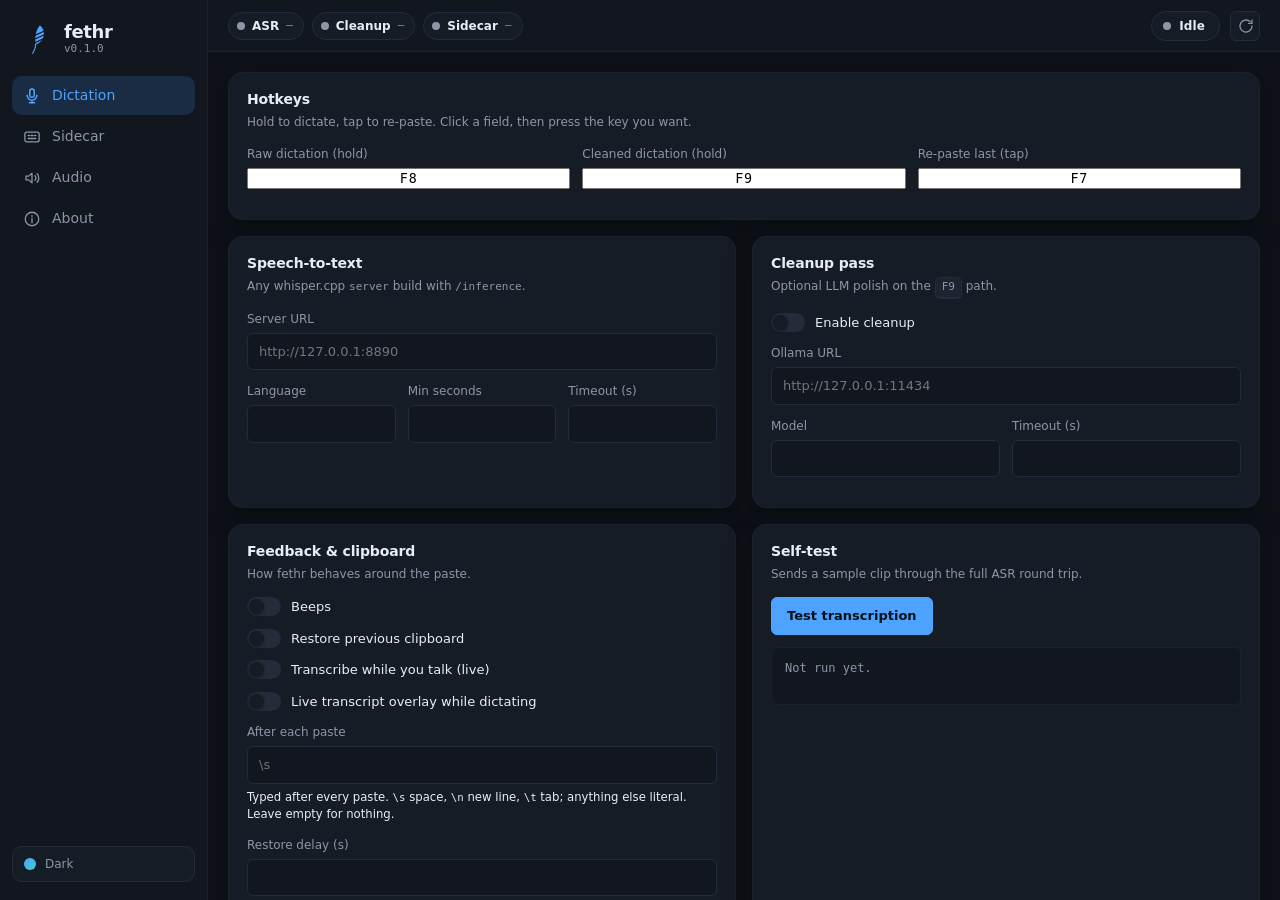
<file: fethr/ui/web/index.html>
<!DOCTYPE html>
<html lang="en" data-theme="dark">
<head>
<meta charset="utf-8">
<meta name="viewport" content="width=device-width, initial-scale=1">
<title>fethr</title>
<link rel="stylesheet" href="app.css">
</head>
<body>

<!-- Icon sprite: every glyph in the UI is an inline SVG symbol, so the app
     ships with no icon font, no CDN and no network access at runtime. -->
<svg class="sprite" aria-hidden="true">
  <symbol id="i-mic" viewBox="0 0 24 24">
    <rect x="9" y="2.5" width="6" height="11" rx="3"/>
    <path d="M5.5 11a6.5 6.5 0 0 0 13 0M12 17.5V21M8.5 21h7"/>
  </symbol>
  <symbol id="i-pad" viewBox="0 0 24 24">
    <rect x="2.5" y="5.5" width="19" height="13" rx="2.5"/>
    <path d="M7 10h2M11 10h2M15 10h2M7 14h10"/>
  </symbol>
  <symbol id="i-audio" viewBox="0 0 24 24">
    <path d="M4 9.5h3.5L12 5.5v13L7.5 14.5H4z"/>
    <path d="M16 9a4.2 4.2 0 0 1 0 6M18.8 6.4a8 8 0 0 1 0 11.2"/>
  </symbol>
  <symbol id="i-info" viewBox="0 0 24 24">
    <circle cx="12" cy="12" r="9"/><path d="M12 11v6M12 7.6v.8"/>
  </symbol>
  <symbol id="i-feather" viewBox="0 0 24 24">
    <path d="M20.2 3.8c-3-.9-7.6.4-10.4 3.2-2.6 2.6-3 5.9-2.5 8.4L4 18.7M9 14.5h5.4M11.6 9.9h4.6"/>
    <path d="M6.9 15.4C4.4 14.9 3.1 10.6 5.7 8"/>
  </symbol>
  <symbol id="i-refresh" viewBox="0 0 24 24">
    <path d="M20 12a8 8 0 1 1-2.6-5.9M20 4v4.5h-4.5"/>
  </symbol>
  <symbol id="i-link" viewBox="0 0 24 24">
    <path d="M10.5 13.5a4 4 0 0 0 5.7 0l2.3-2.3a4 4 0 0 0-5.7-5.7L11.5 6.8"/>
    <path d="M13.5 10.5a4 4 0 0 0-5.7 0l-2.3 2.3a4 4 0 0 0 5.7 5.7l1.3-1.3"/>
  </symbol>
  <symbol id="i-rotate" viewBox="0 0 24 24">
    <path d="M12 4.5a7.5 7.5 0 1 1-7.1 5.1M12 4.5 8.4 7.4M12 4.5 8.6 1.9"/>
  </symbol>
  <symbol id="i-plus" viewBox="0 0 24 24"><path d="M12 5v14M5 12h14"/></symbol>
  <symbol id="i-trash" viewBox="0 0 24 24">
    <path d="M4.5 6.5h15M9.5 6.5V4.5h5v2M6.5 6.5l1 13h9l1-13M10 10v6M14 10v6"/>
  </symbol>
  <symbol id="i-grid" viewBox="0 0 24 24">
    <rect x="3.5" y="3.5" width="7" height="7" rx="1.5"/>
    <rect x="13.5" y="3.5" width="7" height="7" rx="1.5"/>
    <rect x="3.5" y="13.5" width="7" height="7" rx="1.5"/>
    <rect x="13.5" y="13.5" width="7" height="7" rx="1.5"/>
  </symbol>
</svg>

<div class="app">

  <aside class="sidebar">
    <div class="brand">
      <img class="brand-mark" src="mark.svg" alt="" aria-hidden="true">
      <div class="brand-text">
        <strong>fethr</strong>
        <span id="brand-version">v0.1.0</span>
      </div>
    </div>

    <nav class="nav" id="nav">
      <button class="nav-item is-active" data-page="dictation">
        <svg class="ico"><use href="#i-mic"/></svg><span>Dictation</span>
      </button>
      <button class="nav-item" data-page="sidecar">
        <svg class="ico"><use href="#i-pad"/></svg><span>Sidecar</span>
      </button>
      <button class="nav-item" data-page="audio">
        <svg class="ico"><use href="#i-audio"/></svg><span>Audio</span>
      </button>
      <button class="nav-item" data-page="about">
        <svg class="ico"><use href="#i-info"/></svg><span>About</span>
      </button>
    </nav>

    <div class="sidebar-foot">
      <button class="theme-toggle" id="theme-toggle" title="Switch theme">
        <span class="theme-dot"></span><span id="theme-label">Dark</span>
      </button>
    </div>
  </aside>

  <main class="main">
    <header class="topbar">
      <div class="status-group">
        <span class="status" id="st-asr" title="Speech-to-text server">
          <i class="dot"></i><b>ASR</b><em>—</em>
        </span>
        <span class="status" id="st-cleanup" title="Cleanup LLM server">
          <i class="dot"></i><b>Cleanup</b><em>—</em>
        </span>
        <span class="status" id="st-sidecar" title="USB macro-pad">
          <i class="dot"></i><b>Sidecar</b><em>—</em>
        </span>
      </div>
      <div class="topbar-right">
        <span class="pill" id="state-pill"><i></i><span>Idle</span></span>
        <button class="icon-btn" id="btn-probe" title="Re-check servers">
          <svg class="ico"><use href="#i-refresh"/></svg>
        </button>
      </div>
    </header>

    <div class="scroll">

      <!-- ============================== DICTATION ============================== -->
      <section class="page is-active" id="page-dictation">
        <div class="banner hidden" id="first-run">
          <div>
            <strong>Welcome to fethr.</strong>
            Point it at your whisper.cpp server below, then hold
            <span class="kbd" data-slot="raw">F8</span> anywhere and speak.
            Everything stays on your machine.
          </div>
          <button class="btn btn-ghost" id="btn-dismiss-first">Got it</button>
        </div>

        <div class="grid">
          <section class="card span-2">
            <header><h2>Hotkeys</h2><p>Hold to dictate, tap to re-paste. Click a field, then press the key you want.</p></header>
            <div class="row-3">
              <label class="field">
                <span>Raw dictation (hold)</span>
                <input class="hotkey" id="hk-raw" data-path="dictation.hotkey_raw" readonly value="f8">
              </label>
              <label class="field">
                <span>Cleaned dictation (hold)</span>
                <input class="hotkey" id="hk-clean" data-path="dictation.hotkey_clean" readonly value="f9">
              </label>
              <label class="field">
                <span>Re-paste last (tap)</span>
                <input class="hotkey" id="hk-repaste" data-path="dictation.hotkey_repaste" readonly value="f7">
              </label>
            </div>
          </section>

          <section class="card">
            <header><h2>Speech-to-text</h2><p>Any whisper.cpp <code>server</code> build with <code>/inference</code>.</p></header>
            <label class="field">
              <span>Server URL</span>
              <input type="text" data-path="dictation.asr_url" placeholder="http://127.0.0.1:8890">
            </label>
            <div class="row-3">
              <label class="field"><span>Language</span>
                <input type="text" data-path="dictation.language" size="4"></label>
              <label class="field"><span>Min seconds</span>
                <input type="number" step="0.1" min="0" data-path="dictation.min_seconds"></label>
              <label class="field"><span>Timeout (s)</span>
                <input type="number" min="1" data-path="dictation.asr_timeout"></label>
            </div>
          </section>

          <section class="card">
            <header>
              <h2>Cleanup pass</h2>
              <p>Optional LLM polish on the <span class="kbd" data-slot="clean">F9</span> path.</p>
            </header>
            <label class="switch">
              <input type="checkbox" data-path="dictation.cleanup_enabled">
              <i></i><span>Enable cleanup</span>
            </label>
            <label class="field">
              <span>Ollama URL</span>
              <input type="text" data-path="dictation.cleanup_url" placeholder="http://127.0.0.1:11434">
            </label>
            <div class="row-2">
              <label class="field"><span>Model</span>
                <input type="text" data-path="dictation.cleanup_model"></label>
              <label class="field"><span>Timeout (s)</span>
                <input type="number" min="1" data-path="dictation.cleanup_timeout"></label>
            </div>
          </section>

          <section class="card">
            <header><h2>Feedback &amp; clipboard</h2><p>How fethr behaves around the paste.</p></header>
            <label class="switch">
              <input type="checkbox" data-path="dictation.beeps"><i></i><span>Beeps</span>
            </label>
            <label class="switch">
              <input type="checkbox" data-path="dictation.restore_clipboard">
              <i></i><span>Restore previous clipboard</span>
            </label>
            <label class="switch">
              <input type="checkbox" data-path="dictation.live_transcribe">
              <i></i><span>Transcribe while you talk (live)</span>
            </label>
            <label class="switch">
              <input type="checkbox" data-path="ui.live_overlay">
              <i></i><span>Live transcript overlay while dictating</span>
            </label>
            <label class="field">
              <span>After each paste</span>
              <input type="text" data-path="dictation.paste_after" placeholder="\s" spellcheck="false">
              <small>Typed after every paste. <code>\s</code> space, <code>\n</code> new line, <code>\t</code> tab; anything else literal. Leave empty for nothing.</small>
            </label>
            <label class="field">
              <span>Restore delay (s)</span>
              <input type="number" step="0.1" min="0" data-path="dictation.clipboard_restore_delay">
            </label>
            <div class="actions"><button class="btn btn-ghost" id="btn-beep">Test beep</button></div>
          </section>

          <section class="card">
            <header><h2>Self-test</h2><p>Sends a sample clip through the full ASR round trip.</p></header>
            <div class="actions">
              <button class="btn btn-primary" id="btn-test">Test transcription</button>
            </div>
            <pre class="result" id="test-result">Not run yet.</pre>
          </section>

          <section class="card span-2">
            <header><h2>Last transcript</h2><p>What fethr pasted most recently.</p></header>
            <textarea class="transcript" id="last-transcript" readonly
                      placeholder="Nothing dictated yet."></textarea>
            <div class="actions">
              <span class="muted" id="last-meta"></span>
              <button class="btn btn-ghost" id="btn-repaste">Re-paste</button>
            </div>
          </section>
        </div>
      </section>

      <!-- =============================== SIDECAR =============================== -->
      <section class="page" id="page-sidecar">
        <div class="banner hidden" id="sidecar-off">
          <div><strong>Have a fethr sidecar?</strong>
            Turn it on to configure it.</div>
          <label class="switch">
            <input type="checkbox" id="sidecar-toggle">
            <i></i><span>Enable sidecar</span>
          </label>
        </div>

        <div id="sidecar-controls">
        <div class="banner warn hidden" id="no-device">
          <div>
            <span id="no-device-auto"><strong>No sidecar detected.</strong>
              Plug the macro-pad in over USB; fethr reconnects on its own.</span>
            <span id="no-device-manual" class="hidden"><strong>Sidecar not connected</strong>
              — click Connect when it's plugged in.</span>
            You can still arrange the layout — the controls show the firmware defaults.</div>
        </div>

          <section class="card card-tight">
            <header class="conn-head">
              <h2>Connection</h2>
              <span class="spacer"></span>
              <label class="conn-mode" title="Manual never opens a serial port on its own except the remembered one, so flashing other ESP32 boards on this PC is safe.">
                <span class="muted small">Connect</span>
                <select data-path="sidecar.connect_mode" id="connect-mode">
                  <option value="auto">Connect automatically</option>
                  <option value="manual">Only when I click Connect</option>
                </select>
              </label>
            </header>
            <p class="muted small conn-line">
              <span id="dev-scan-line">—</span>
              <span id="dev-last-port-wrap" class="hidden"> · remembered port
                <b id="dev-last-port"></b>
                <button type="button" class="linkish" id="btn-forget-port">forget</button></span>
            </p>
            <div class="stats" id="dev-stats">
              <div class="stat"><span>Port</span><b data-k="port">—</b></div>
              <div class="stat"><span>Firmware</span><b data-k="fw">—</b></div>
              <div class="stat"><span>Protocol</span><b data-k="proto">—</b></div>
              <div class="stat"><span>Uptime</span><b data-k="uptime">—</b></div>
              <div class="stat"><span>Battery</span><b data-k="vbat">—</b></div>
              <div class="stat"><span>USB</span><b data-k="usb">—</b></div>
            </div>
            <div class="actions">
              <button class="btn btn-ghost dev-only" id="btn-identify">Identify</button>
              <button class="btn" id="btn-connect">Connect</button>
              <button class="btn btn-ghost hidden" id="btn-reconnect">Reconnect</button>
              <span class="spacer"></span>
              <span class="unsaved hidden" id="unsaved">Unsaved changes on device</span>
              <button class="btn btn-ghost dev-only" id="btn-dev-reset">Reset defaults</button>
              <button class="btn btn-primary dev-only" id="btn-dev-save">Save to device</button>
            </div>
        </section>

        <!-- The connection card sits above the tabs on purpose: "Save to device"
             has to be reachable from the builder, where rotating a module writes
             straight into device RAM. -->
        <div class="tabs" id="sidecar-tabs" role="tablist">
          <button class="tab is-active" data-tab="layout" role="tab" aria-selected="true">
            <svg class="ico"><use href="#i-grid"/></svg>Layout
          </button>
          <button class="tab" data-tab="settings" role="tab" aria-selected="false">
            <svg class="ico"><use href="#i-pad"/></svg>Settings
          </button>
        </div>

        <!-- ------------------------------- LAYOUT (chain builder) -------- -->
        <div class="tabpane is-active" id="tab-layout" role="tabpanel">
          <div class="builder">
            <section class="card builder-stage">
              <div class="builder-toolbar">
                <div class="picker-wrap">
                  <button class="btn" id="btn-add-node" aria-haspopup="true" aria-expanded="false">
                    <svg class="ico"><use href="#i-plus"/></svg>Add node
                  </button>
                  <div class="picker hidden" id="node-picker" role="menu"></div>
                </div>
                <button class="btn btn-ghost" id="btn-auto-arrange">Auto-arrange</button>
                <button class="btn btn-ghost" id="btn-clear-layout">Clear</button>
                <span class="spacer"></span>
                <span class="muted small" id="builder-hint">
                  Drag to move, arrow keys to nudge, <span class="kbd">R</span> to rotate.
                </span>
              </div>
              <div class="canvas-wrap" id="canvas-wrap" tabindex="0"
                   aria-label="Chain layout canvas">
                <div class="canvas" id="canvas">
                  <svg class="wires" id="wires" aria-hidden="true"></svg>
                </div>
              </div>
              <p class="muted small builder-foot" id="builder-foot"></p>
            </section>

            <aside class="card inspector" id="inspector"></aside>
          </div>
        </div>

        <!-- ------------------------------- SETTINGS ---------------------- -->
        <div class="tabpane" id="tab-settings" role="tabpanel">
        <div class="grid">
          <section class="card span-2">
            <header>
              <h2>Device</h2>
              <p>Live LED preview, in the order the device enumerated the bus.</p>
            </header>
            <div class="device-strip" id="device-strip"></div>
          </section>

          <section class="card span-2">
            <header>
              <h2>Layers</h2>
              <p id="layers-hint">What each control does.</p>
            </header>
            <div class="layer-switch" id="layer-switch"></div>
            <div class="layer-grid" id="layer-grid"></div>
          </section>

          <section class="card">
            <header><h2>Layer colours</h2><p>One accent per layer.</p></header>
            <div class="swatches" id="layer-colours"></div>
          </section>

          <section class="card">
            <header><h2>Function colours</h2><p>Each key's idle colour comes from its function.</p></header>
            <div class="swatches" id="fn-colours"></div>
          </section>

          <section class="card">
            <header><h2>LEDs</h2><p>Brightness and flash behaviour.</p></header>
            <div class="swatches"><div class="swatch" data-cfg="hold_rgb">
              <input type="color" data-dev="hold_rgb"><span>Hold (breathe)</span></div></div>
            <label class="field"><span>Idle brightness (%)</span>
              <input type="range" min="0" max="100" data-dev="led_idle_pct" data-out="out-idle">
              <output id="out-idle"></output></label>
            <label class="field"><span>Tap flash (ms)</span>
              <input type="number" min="0" max="1000" data-dev="led_flash_ms"></label>
            <label class="switch"><input type="checkbox" data-dev="node_leds"><i></i>
              <span>Light the chained node LEDs</span></label>
            <label class="field"><span>Key 1 LED index</span>
              <select data-dev="led_index_key1"><option value="0">0</option><option value="1">1</option></select>
            </label>
          </section>

          <section class="card">
            <header><h2>Mono panel</h2><p>The 8×8 LED matrix.</p></header>
            <label class="field"><span>Brightness (0–7)</span>
              <input type="range" min="0" max="7" data-dev="mono_brightness" data-out="out-mono">
              <output id="out-mono"></output></label>
            <label class="field"><span>Rotation</span>
              <select data-dev="mono_rotation">
                <option value="0">0°</option><option value="90">90°</option>
                <option value="180">180°</option><option value="270">270°</option>
              </select></label>
            <label class="field"><span>Idle display</span>
              <select data-dev="mono_idle">
                <option value="letter">Layer letter</option><option value="blank">Blank</option>
              </select></label>
          </section>

          <section class="card">
            <header><h2>Chain Key &amp; layers</h2><p>Tap, double-tap and hold timing.</p></header>
            <label class="switch"><input type="checkbox" data-dev="double_tap"><i></i>
              <span>Double-tap actions</span></label>
            <label class="field"><span>Double-tap window (ms)</span>
              <input type="number" min="100" max="1000" data-dev="double_tap_ms"></label>
            <label class="field" id="layer-hold-field"><span>Layer hold (ms)</span>
              <input type="number" min="200" max="3000" data-dev="layer_hold_ms"></label>
            <label class="field" id="boot-layer-field"><span>Boot layer</span>
              <select data-dev="boot_layer" id="boot-layer"></select></label>
          </section>

          <section class="card">
            <header><h2>Axes</h2><p>Flip a sign if a stick moves the wrong way.</p></header>
            <div class="axis-grid" id="axis-grid"></div>
          </section>
        </div>
        </div>
        </div>
      </section>

      <!-- ================================ AUDIO ================================ -->
      <section class="page" id="page-audio">
        <div class="grid">
          <section class="card span-2">
            <header><h2>System volume</h2><p>The Windows master output, same endpoint the sidecar knob drives.</p></header>
            <div class="volume-row">
              <button class="btn btn-ghost" id="btn-mute">Mute</button>
              <input type="range" min="0" max="100" id="volume" class="volume">
              <output id="volume-out">—</output>
            </div>
            <p class="muted hidden" id="audio-unavailable">
              Master volume control is unavailable on this system (pycaw/COM did not load).
            </p>
          </section>

          <section class="card span-2">
            <header><h2>Microphone</h2><p>Which input fethr records from. Takes effect on the next hold.</p></header>
            <label class="field">
              <span>Input device</span>
              <select id="mic-select"><option value="">System default</option></select>
            </label>
            <div class="actions">
              <button class="btn btn-ghost" id="btn-mic-refresh">Rescan devices</button>
            </div>
          </section>
        </div>
      </section>

      <!-- ================================ ABOUT ================================ -->
      <section class="page" id="page-about">
        <div class="about">
          <img class="about-mark" src="mark.svg" alt="" aria-hidden="true"
               onerror="this.style.display='none'">
          <h1>fethr</h1>
          <p class="tagline">Light as a feather, free as your speech.</p>
          <p class="blurb">
            fethr is a tray app for Windows that turns any key into a push-to-talk
            dictation button. Hold it, speak, let go — the transcript is pasted
            straight into whatever window has focus. Speech recognition runs on
            your own whisper.cpp server and the optional cleanup pass on your own
            Ollama instance, so nothing you say leaves the machines you control.
            A companion USB macro-pad, the <em>sidecar</em>, gives you dedicated
            keys, joysticks and an LED panel, configured from the Sidecar page.
          </p>
          <div class="about-meta">
            <span>Version <b id="about-version">0.1.0</b></span>
            <span>Settings <code id="about-path">—</code></span>
          </div>
          <div class="actions center">
            <button class="btn btn-primary" id="btn-github">
              <svg class="ico"><use href="#i-link"/></svg> GitHub
            </button>
            <button class="btn btn-ghost" id="btn-open-folder">Open settings folder</button>
            <button class="btn btn-ghost" id="btn-check-asr">Check ASR server</button>
          </div>
          <p class="muted" id="about-check"></p>
          <p class="muted small">MIT licensed · © 2026 Kyle Maloney</p>
        </div>
      </section>

    </div>
  </main>
</div>

<div class="toast-stack" id="toasts"></div>

<script src="app.js"></script>
</body>
</html>
</file>
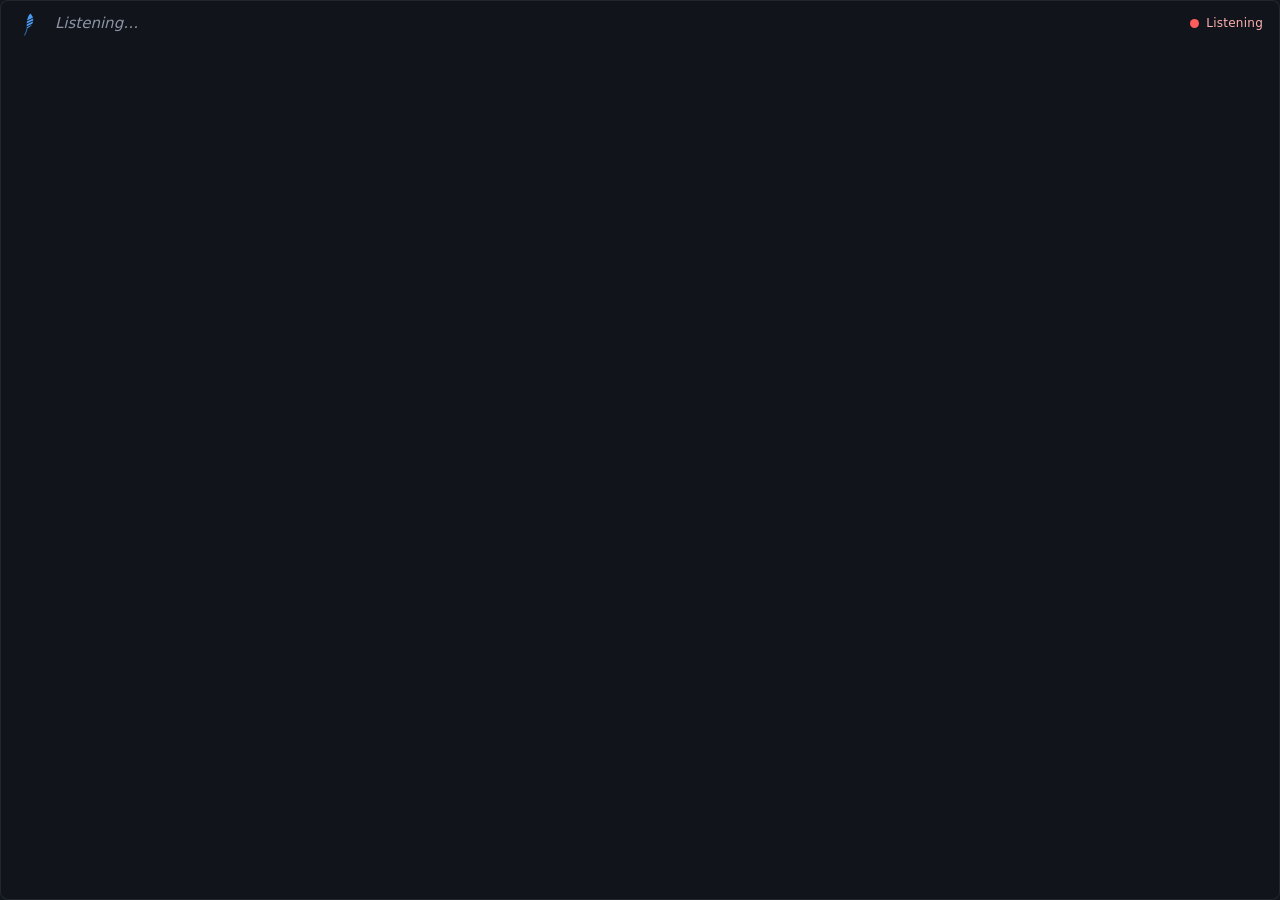
<file: fethr/ui/web/overlay.html>
<!DOCTYPE html>
<html lang="en">
<head>
<meta charset="utf-8">
<meta name="viewport" content="width=device-width, initial-scale=1">
<title>fethr live</title>
<!-- The live-transcript overlay (fethr/ui/overlay.py). Self-contained: no
     app.css, no framework, one small script. It never takes focus; the
     window is shown with SWP_NOACTIVATE from Python.

     Sizing: the window is as tall as the transcript needs, up to a cap that
     Python owns (40% of the work area). The page measures the natural height
     of the flowing text (#flow) and reports it through the js_api
     (window.pywebview.api.report_height); Python clamps it and resizes the
     window upward from a fixed bottom edge. Past the cap, #text scrolls. -->
<style>
  :root {
    --bg: rgba(17, 21, 28, 0.94);
    --border: rgba(255, 255, 255, 0.08);
    --text: #e8edf4;
    --muted: #8b95a5;
    --red: #ff5d5d;
    --amber: #ffb547;
    --green: #3ecf8e;
    --line: 21.75px;            /* 15px * 1.45 */
  }
  * { box-sizing: border-box; }
  html, body {
    margin: 0; height: 100%; overflow: hidden;
    background: #11151c; color: var(--text);
    font: 15px/1.45 "Segoe UI Variable Text", "Segoe UI", system-ui, sans-serif;
    user-select: none; -webkit-user-select: none; cursor: default;
  }
  /* Three columns: mark | flowing text | state. The state lives in its own
     column, so it can never sit on top of the words, and it is aligned to the
     top so it stays pinned top-right however tall the pill grows. */
  .pill {
    position: absolute; inset: 0;
    display: grid;
    grid-template-columns: 26px minmax(0, 1fr) auto;
    grid-template-rows: minmax(0, 1fr);
    column-gap: 14px;
    align-items: start;
    padding: 12px 16px 12px 14px;
    background: var(--bg);
    border: 1px solid var(--border);
    border-radius: 8px;
  }
  .mark { width: 26px; height: 26px; margin-top: -2px; opacity: 0.95; }
  .text {
    align-self: stretch;
    min-height: 0; max-height: 100%;
    overflow-x: hidden; overflow-y: auto;
    scrollbar-width: none;
  }
  .text::-webkit-scrollbar { display: none; }
  .flow {
    white-space: normal;
    overflow-wrap: anywhere;    /* long URLs and tokens break too */
    word-break: normal;
  }
  .sent { transition: opacity 125ms ease; }
  .sent.swap { opacity: 0; }
  .sent.fixed { color: #cfe6ff; }
  .tent { opacity: 0.55; }
  .placeholder { color: var(--muted); font-style: italic; }
  .state {
    display: flex; align-items: center; gap: 7px;
    height: var(--line);
    font-size: 12px; color: var(--muted); letter-spacing: 0.02em;
    min-width: 92px; justify-content: flex-end; white-space: nowrap;
  }
  .dot {
    width: 9px; height: 9px; border-radius: 50%;
    background: var(--muted); flex: none;
  }
  .state.recording .dot { background: var(--red); animation: pulse 1.1s ease-in-out infinite; }
  .state.recording { color: #ffb0b0; }
  .state.transcribing .dot, .state.cleaning .dot { background: var(--amber); }
  .state.transcribing, .state.cleaning { color: #ffd79a; }
  .state.pasted .dot { display: none; }
  .state.pasted { color: var(--green); }
  .state.error .dot { background: var(--red); }
  .state.error { color: var(--red); }
  .check { display: none; width: 14px; height: 14px; }
  .state.pasted .check { display: block; }
  @keyframes pulse {
    0%, 100% { box-shadow: 0 0 0 0 rgba(255, 93, 93, 0.55); opacity: 1; }
    50%      { box-shadow: 0 0 0 6px rgba(255, 93, 93, 0); opacity: 0.7; }
  }
</style>
</head>
<body>
<div class="pill" id="pill">
  <img class="mark" src="mark.svg" alt="" aria-hidden="true">
  <div class="text" id="text"><div class="flow" id="flow"><span class="placeholder" id="ph">Listening…</span></div></div>
  <div class="state" id="state">
    <i class="dot"></i>
    <svg class="check" viewBox="0 0 16 16" aria-hidden="true">
      <path d="M3 8.5l3.2 3L13 4.5" fill="none" stroke="currentColor"
            stroke-width="2" stroke-linecap="round" stroke-linejoin="round"/>
    </svg>
    <span id="state-label">Listening</span>
  </div>
</div>
<script>
(function () {
  'use strict';
  var pillEl = document.getElementById('pill');
  var textEl = document.getElementById('text');   // the scroller
  var flowEl = document.getElementById('flow');   // the words, natural height
  var phEl = document.getElementById('ph');
  var stateEl = document.getElementById('state');
  var labelEl = document.getElementById('state-label');

  var LABELS = {
    recording: 'Listening', transcribing: 'Transcribing', cleaning: 'Cleaning',
    pasted: 'Pasted', error: 'Error'
  };
  var SWAP_HALF_MS = 125;   // fade out + fade in = 250 ms
  var RESIZE_DEBOUNCE_MS = 80;

  // id -> {el, text, clean}
  var sentences = new Map();
  var pendingEl = null, tentEl = null;

  // Follow the newest words unless the user wheeled up to reread; the next
  // `final` event (or a new session) snaps back to the bottom.
  var stick = true;

  function reset() {
    sentences.clear();
    flowEl.textContent = '';
    pendingEl = document.createElement('span');
    tentEl = document.createElement('span');
    tentEl.className = 'tent';
    flowEl.appendChild(pendingEl);
    flowEl.appendChild(tentEl);
    flowEl.appendChild(phEl);
    phEl.style.display = '';
    stick = true;
    textEl.scrollTop = 0;
  }

  function setState(state) {
    if (!LABELS[state]) return;            // idle keeps the last label
    stateEl.className = 'state ' + state;
    labelEl.textContent = LABELS[state];
  }

  function renderTranscript(t) {
    if (!t) return;
    var list = t.sentences || [];
    var seen = new Set();
    list.forEach(function (s) {
      seen.add(s.id);
      var shown = (s.clean != null && s.clean !== '') ? s.clean : (s.raw || '');
      var isClean = shown === s.clean;
      var entry = sentences.get(s.id);
      if (!entry) {
        // Inline spans in one flowing paragraph: wrapping is the browser's.
        var el = document.createElement('span');
        el.className = 'sent' + (isClean ? ' fixed' : '');
        el.textContent = shown + ' ';
        flowEl.insertBefore(el, pendingEl);
        sentences.set(s.id, {el: el, text: shown, clean: isClean});
        return;
      }
      if (entry.text === shown && entry.clean === isClean) return;
      if (isClean && !entry.clean && entry.text !== shown) {
        // The Wispr moment: the cleanup pass corrected this sentence. Only
        // opacity animates, so nothing moves until the text itself swaps.
        entry.el.classList.add('swap');
        (function (e, txt) {
          setTimeout(function () {
            e.el.textContent = txt + ' ';
            e.el.classList.add('fixed');
            e.el.classList.remove('swap');
            follow();
          }, SWAP_HALF_MS);
        })(entry, shown);
      } else {
        entry.el.textContent = shown + ' ';
        entry.el.classList.toggle('fixed', isClean);
      }
      entry.text = shown;
      entry.clean = isClean;
    });
    sentences.forEach(function (entry, id) {
      if (!seen.has(id)) { entry.el.remove(); sentences.delete(id); }
    });
    var pending = t.pending || '';
    var tentative = t.tentative || '';
    pendingEl.textContent = pending + (pending && tentative ? ' ' : '');
    tentEl.textContent = tentative;
    phEl.style.display = (list.length || pending || tentative) ? 'none' : '';
    follow();
  }

  function scrollToEnd() { textEl.scrollTop = textEl.scrollHeight; }
  function follow() { if (stick) scrollToEnd(); }

  // Only a wheel gesture means "the user scrolled"; our own scrollTop writes
  // and window resizes never flip `stick` off.
  textEl.addEventListener('wheel', function (e) {
    if (e.deltaY < 0) { stick = false; return; }
    // Wheeling back down to the bottom resumes following.
    setTimeout(function () {
      if (textEl.scrollHeight - textEl.scrollTop - textEl.clientHeight < 4) stick = true;
    }, 0);
  }, {passive: true});

  // ---- sizing: tell Python how tall the pill wants to be -----------------

  function desiredHeight() {
    var cs = getComputedStyle(pillEl);
    var chrome = parseFloat(cs.paddingTop) + parseFloat(cs.paddingBottom) +
                 parseFloat(cs.borderTopWidth) + parseFloat(cs.borderBottomWidth);
    var line = parseFloat(getComputedStyle(flowEl).lineHeight) || 21.75;
    return Math.ceil(Math.max(flowEl.getBoundingClientRect().height, line) + chrome);
  }

  var lastReported = -1, resizeTimer = null;
  function report() {
    resizeTimer = null;
    var h = desiredHeight();
    if (h === lastReported) return;
    var api = window.pywebview && window.pywebview.api;
    if (!api || typeof api.report_height !== 'function') return;  // retried on ready
    lastReported = h;
    try {
      var p = api.report_height(h);
      if (p && typeof p.catch === 'function') p.catch(function () { lastReported = -1; });
    } catch (err) { lastReported = -1; }
  }
  function scheduleReport() {
    if (resizeTimer) clearTimeout(resizeTimer);
    resizeTimer = setTimeout(report, RESIZE_DEBOUNCE_MS);
  }
  window.fethrMeasure = desiredHeight;               // for debugging / smoke
  window.addEventListener('pywebviewready', function () { lastReported = -1; scheduleReport(); });

  if (typeof ResizeObserver === 'function') {
    // #flow changes size when words land AND when the window width changes
    // (re-wrap); #text changes size when Python resizes the window.
    new ResizeObserver(scheduleReport).observe(flowEl);
    new ResizeObserver(follow).observe(textEl);
  }

  window.fethrEvent = function (ev) {
    if (!ev || typeof ev !== 'object') return;
    if (ev.type === 'state') {
      if (ev.state === 'recording') reset();
      setState(ev.state);
    } else if (ev.type === 'live') {
      if (ev.final) stick = true;
      renderTranscript(ev.transcript);
    }
    scheduleReport();
  };

  reset();
  setState('recording');
})();
</script>
</body>
</html>
</file>
<file: fethr/ui/web/app.css>
/* fethr UI — vanilla CSS, no build step, no CDN.
   Dark by default; [data-theme="light"] on <html> swaps the palette. */

:root {
  --accent:        #4DA3FF;
  --accent-soft:   rgba(77, 163, 255, .16);
  --accent-2:      #3FD0C9;
  --ok:            #3DDC97;
  --warn:          #FFB84D;
  --err:           #FF4757;

  --bg:            #0E1218;
  --bg-2:          #11161F;
  --panel:         #161C26;
  --panel-2:       #1C2431;
  --border:        #232C3A;
  --border-soft:   #1B222D;
  --text:          #E8EDF5;
  --muted:         #8C97A8;
  --shadow:        0 8px 24px rgba(0, 0, 0, .35);

  --r-sm: 6px;
  --r:    10px;
  --r-lg: 14px;
  --gap:  16px;

  --font: "Inter", "Segoe UI Variable Text", "Segoe UI", system-ui,
          -apple-system, "Helvetica Neue", Arial, sans-serif;
  --mono: "Cascadia Code", "JetBrains Mono", Consolas, "SF Mono", monospace;
}

[data-theme="light"] {
  --bg:          #F4F6FA;
  --bg-2:        #FFFFFF;
  --panel:       #FFFFFF;
  --panel-2:     #F0F3F8;
  --border:      #DDE3EC;
  --border-soft: #E8EDF4;
  --text:        #161D27;
  --muted:       #64707F;
  --accent-soft: rgba(77, 163, 255, .14);
  --shadow:      0 6px 18px rgba(20, 32, 52, .10);
}

* { box-sizing: border-box; }

html, body {
  height: 100%;
  margin: 0;
  background: var(--bg);
  color: var(--text);
  font-family: var(--font);
  font-size: 14px;
  line-height: 1.5;
  -webkit-font-smoothing: antialiased;
  overflow: hidden;
}

.sprite { position: absolute; width: 0; height: 0; overflow: hidden; }

.ico {
  width: 18px; height: 18px; flex: none;
  fill: none; stroke: currentColor;
  stroke-width: 1.7; stroke-linecap: round; stroke-linejoin: round;
}

code, .mono { font-family: var(--mono); font-size: .92em; }
.muted { color: var(--muted); }
.small { font-size: 12px; }
.hidden { display: none !important; }
.spacer { flex: 1 1 auto; }

/* ------------------------------------------------------------- shell --- */

.app { display: flex; height: 100vh; }

.sidebar {
  width: 208px; flex: none;
  display: flex; flex-direction: column;
  padding: 18px 12px;
  background: var(--bg-2);
  border-right: 1px solid var(--border-soft);
}

.brand { display: flex; align-items: center; gap: 10px; padding: 4px 8px 20px; }
.brand-mark { width: 34px; height: 34px; flex: none; }
.brand-text { display: flex; flex-direction: column; line-height: 1.15; }
.brand-text strong { font-size: 18px; letter-spacing: -.02em; }
.brand-text span { font-size: 11px; color: var(--muted); font-family: var(--mono); }

.nav { display: flex; flex-direction: column; gap: 2px; }

.nav-item {
  display: flex; align-items: center; gap: 11px;
  padding: 9px 11px;
  border: 0; border-radius: var(--r);
  background: transparent; color: var(--muted);
  font: inherit; font-weight: 500; text-align: left;
  cursor: pointer;
  transition: background .14s ease, color .14s ease;
}
.nav-item:hover { background: var(--panel); color: var(--text); }
.nav-item.is-active { background: var(--accent-soft); color: var(--accent); }
.nav-item.is-active .ico { stroke-width: 2; }

.sidebar-foot { margin-top: auto; }

.theme-toggle {
  display: flex; align-items: center; gap: 9px; width: 100%;
  padding: 8px 11px;
  border: 1px solid var(--border); border-radius: var(--r);
  background: var(--panel); color: var(--muted);
  font: inherit; font-size: 12px; cursor: pointer;
}
.theme-toggle:hover { color: var(--text); }
.theme-dot {
  width: 12px; height: 12px; border-radius: 50%;
  background: linear-gradient(135deg, var(--accent), var(--accent-2));
}

.main { flex: 1 1 auto; display: flex; flex-direction: column; min-width: 0; }

/* ------------------------------------------------------------ topbar --- */

.topbar {
  display: flex; align-items: center; gap: 14px;
  height: 52px; flex: none;
  padding: 0 20px;
  background: var(--bg-2);
  border-bottom: 1px solid var(--border-soft);
}

.status-group { display: flex; gap: 8px; flex-wrap: wrap; }

.status {
  display: inline-flex; align-items: center; gap: 7px;
  padding: 4px 10px 4px 8px;
  border: 1px solid var(--border); border-radius: 999px;
  background: var(--panel);
  font-size: 12px;
}
.status b { font-weight: 600; }
.status em { font-style: normal; color: var(--muted); font-family: var(--mono); font-size: 11px; }

.dot {
  width: 8px; height: 8px; border-radius: 50%;
  background: var(--muted); flex: none;
  box-shadow: 0 0 0 3px transparent;
  transition: background .2s ease, box-shadow .2s ease;
}
.is-up   .dot { background: var(--ok);   box-shadow: 0 0 0 3px rgba(61, 220, 151, .16); }
.is-down .dot { background: var(--err);  box-shadow: 0 0 0 3px rgba(255, 71, 87, .16); }
.is-warn .dot { background: var(--warn); box-shadow: 0 0 0 3px rgba(255, 184, 77, .16); }

.topbar-right { margin-left: auto; display: flex; align-items: center; gap: 10px; }

.pill {
  display: inline-flex; align-items: center; gap: 8px;
  padding: 5px 14px 5px 11px;
  border: 1px solid var(--border); border-radius: 999px;
  background: var(--panel);
  font-size: 12px; font-weight: 600; letter-spacing: .01em;
}
.pill i { width: 8px; height: 8px; border-radius: 50%; background: var(--muted); flex: none; }
.pill[data-state="recording"]    { color: var(--err);    border-color: rgba(255, 71, 87, .45); }
.pill[data-state="recording"] i  { background: var(--err); animation: throb 1s ease-in-out infinite; }
.pill[data-state="transcribing"] { color: var(--warn);   border-color: rgba(255, 184, 77, .45); }
.pill[data-state="transcribing"] i,
.pill[data-state="cleaning"] i   { background: currentColor; animation: throb 1.4s ease-in-out infinite; }
.pill[data-state="cleaning"]     { color: var(--accent-2); border-color: rgba(63, 208, 201, .45); }
.pill[data-state="pasted"]       { color: var(--ok);     border-color: rgba(61, 220, 151, .45); }
.pill[data-state="pasted"] i     { background: var(--ok); }
.pill[data-state="error"]        { color: var(--err);    border-color: rgba(255, 71, 87, .45); }
.pill[data-state="error"] i      { background: var(--err); }

@keyframes throb { 0%, 100% { opacity: 1; } 50% { opacity: .25; } }

.icon-btn {
  display: grid; place-items: center;
  width: 30px; height: 30px;
  border: 1px solid var(--border); border-radius: var(--r-sm);
  background: var(--panel); color: var(--muted); cursor: pointer;
}
.icon-btn:hover { color: var(--accent); border-color: var(--accent); }
.icon-btn.spin .ico { animation: spin .7s linear infinite; }
@keyframes spin { to { transform: rotate(360deg); } }

/* ------------------------------------------------------------- pages --- */

.scroll { flex: 1 1 auto; overflow-y: auto; padding: 20px; }
.scroll::-webkit-scrollbar { width: 10px; }
.scroll::-webkit-scrollbar-thumb { background: var(--border); border-radius: 6px; }

.page { display: none; animation: fade .18s ease; }
.page.is-active { display: block; }
@keyframes fade { from { opacity: 0; transform: translateY(4px); } to { opacity: 1; } }

.grid {
  display: grid;
  grid-template-columns: repeat(2, minmax(0, 1fr));
  gap: var(--gap);
}
.span-2 { grid-column: 1 / -1; }
@media (max-width: 880px) { .grid { grid-template-columns: 1fr; } }

.card {
  background: var(--panel);
  border: 1px solid var(--border-soft);
  border-radius: var(--r-lg);
  padding: 16px 18px 18px;
  box-shadow: var(--shadow);
}
.card > header { margin-bottom: 14px; }
/* The sidecar's connection strip: a header for the page, not a panel of its
   own, so the chain builder below it starts above the fold. */
.card-tight { padding: 11px 14px 12px; }
.card-tight > header { margin-bottom: 9px; }
/* Connection strip: title on the left, connect-mode picker on the right. */
.conn-head { display: flex; align-items: center; gap: 10px; }
.conn-mode { display: flex; align-items: center; gap: 8px; margin: 0; }
.conn-mode select { width: auto; padding: 5px 9px; }
.conn-line { margin: 0 0 9px; }
.linkish {
  padding: 0; border: 0; background: none;
  color: var(--accent); font: inherit; cursor: pointer; text-decoration: underline;
}
.card h2 { margin: 0; font-size: 14px; font-weight: 650; letter-spacing: -.01em; }
.card header p { margin: 3px 0 0; font-size: 12px; color: var(--muted); }

.banner {
  display: flex; align-items: center; gap: 16px;
  margin-bottom: var(--gap); padding: 14px 16px;
  border: 1px solid var(--accent); border-left-width: 3px;
  border-radius: var(--r);
  background: var(--accent-soft);
  font-size: 13px;
}
.banner.warn { border-color: var(--warn); background: rgba(255, 184, 77, .12); }
.banner button { margin-left: auto; white-space: nowrap; }
.banner .switch { margin-left: auto; margin-bottom: 0; white-space: nowrap; }

/* ------------------------------------------------------------ inputs --- */

.field { display: flex; flex-direction: column; gap: 5px; margin-bottom: 12px; }
.field > span { font-size: 12px; color: var(--muted); font-weight: 500; }
.row-2 { display: grid; grid-template-columns: 1fr 1fr; gap: 12px; }
.row-3 { display: grid; grid-template-columns: repeat(3, 1fr); gap: 12px; }

input[type="text"], input[type="number"], select, textarea {
  width: 100%;
  padding: 8px 11px;
  border: 1px solid var(--border); border-radius: var(--r-sm);
  background: var(--bg-2); color: var(--text);
  font: inherit; font-size: 13px;
  transition: border-color .14s ease, box-shadow .14s ease;
}
input:focus, select:focus, textarea:focus {
  outline: none;
  border-color: var(--accent);
  box-shadow: 0 0 0 3px var(--accent-soft);
}
input:disabled, select:disabled, textarea:disabled { opacity: .45; cursor: not-allowed; }

.hotkey {
  font-family: var(--mono); text-transform: uppercase; text-align: center;
  letter-spacing: .06em; cursor: pointer; caret-color: transparent;
}
.hotkey.capturing {
  border-color: var(--accent); color: var(--accent);
  background: var(--accent-soft);
}

input[type="range"] {
  -webkit-appearance: none; appearance: none;
  width: 100%; height: 4px; padding: 0;
  border: 0; border-radius: 3px;
  background: var(--border);
}
input[type="range"]::-webkit-slider-thumb {
  -webkit-appearance: none;
  width: 15px; height: 15px; border-radius: 50%;
  background: var(--accent);
  border: 2px solid var(--panel);
  box-shadow: 0 0 0 1px var(--accent);
  cursor: pointer;
}
input[type="range"]:disabled::-webkit-slider-thumb { background: var(--muted); box-shadow: none; }

output { font-family: var(--mono); font-size: 12px; color: var(--muted); }

.switch {
  display: flex; align-items: center; gap: 10px;
  margin-bottom: 12px; cursor: pointer; user-select: none;
  font-size: 13px;
}
.switch input { position: absolute; opacity: 0; pointer-events: none; }
.switch i {
  position: relative; flex: none;
  width: 34px; height: 19px; border-radius: 999px;
  background: var(--border);
  transition: background .16s ease;
}
.switch i::after {
  content: ""; position: absolute; top: 2px; left: 2px;
  width: 15px; height: 15px; border-radius: 50%;
  background: var(--panel);
  box-shadow: 0 1px 3px rgba(0, 0, 0, .4);
  transition: transform .16s ease;
}
.switch input:checked + i { background: var(--accent); }
.switch input:checked + i::after { transform: translateX(15px); }
.switch input:disabled + i { opacity: .4; }

input[type="color"] {
  -webkit-appearance: none; appearance: none;
  width: 34px; height: 26px; padding: 0;
  border: 1px solid var(--border); border-radius: var(--r-sm);
  background: transparent; cursor: pointer;
}
input[type="color"]::-webkit-color-swatch-wrapper { padding: 2px; }
input[type="color"]::-webkit-color-swatch { border: 0; border-radius: 4px; }

.btn {
  display: inline-flex; align-items: center; gap: 7px;
  padding: 8px 15px;
  border: 1px solid var(--border); border-radius: var(--r-sm);
  background: var(--panel-2); color: var(--text);
  font: inherit; font-size: 13px; font-weight: 550;
  cursor: pointer;
  transition: background .14s ease, border-color .14s ease, transform .06s ease;
}
.btn:hover { border-color: var(--accent); color: var(--accent); }
.btn:active { transform: translateY(1px); }
.btn:disabled { opacity: .4; cursor: not-allowed; transform: none; border-color: var(--border); color: var(--muted); }
.btn-primary {
  background: var(--accent); border-color: var(--accent); color: #061018;
}
.btn-primary:hover { background: #63B1FF; border-color: #63B1FF; color: #061018; }
.btn-primary:disabled { background: var(--panel-2); color: var(--muted); }
.btn-ghost { background: transparent; }

.actions { display: flex; align-items: center; gap: 10px; flex-wrap: wrap; margin-top: 4px; }
.actions.center { justify-content: center; }

.result {
  margin: 12px 0 0; padding: 11px 13px; min-height: 58px;
  border: 1px solid var(--border-soft); border-radius: var(--r-sm);
  background: var(--bg-2);
  font-family: var(--mono); font-size: 12px; color: var(--muted);
  white-space: pre-wrap; word-break: break-word;
}
.result.ok  { color: var(--text); border-color: rgba(61, 220, 151, .4); }
.result.bad { color: var(--err);  border-color: rgba(255, 71, 87, .4); }

.transcript { min-height: 96px; resize: vertical; font-family: var(--mono); font-size: 12.5px; }

.kbd {
  display: inline-block; padding: 1px 6px;
  border: 1px solid var(--border); border-bottom-width: 2px; border-radius: 5px;
  background: var(--panel-2);
  font-family: var(--mono); font-size: 11px; text-transform: uppercase;
}

/* ------------------------------------------------------------ sidecar --- */

.stats {
  display: grid; grid-template-columns: repeat(6, minmax(0, 1fr));
  gap: 8px; margin-bottom: 12px;
}
@media (max-width: 980px) { .stats { grid-template-columns: repeat(3, 1fr); } }
.stat {
  display: flex; align-items: baseline; gap: 7px;
  padding: 5px 10px; min-width: 0;
  border: 1px solid var(--border-soft); border-radius: var(--r-sm);
  background: var(--bg-2);
}
.stat span { font-size: 11px; color: var(--muted); flex: none; }
.stat b {
  font-family: var(--mono); font-size: 12px; font-weight: 600;
  overflow: hidden; text-overflow: ellipsis; white-space: nowrap;
}

.unsaved { color: var(--warn); font-size: 12px; font-weight: 600; }

.device-strip {
  display: flex; align-items: flex-end; gap: 10px;
  padding: 16px 12px;
  border: 1px solid var(--border-soft); border-radius: var(--r);
  background: var(--bg-2);
  overflow-x: auto;
}
.node { text-align: center; flex: none; }
.node svg { display: block; }
.node span { display: block; margin-top: 6px; font-size: 11px; color: var(--muted); }
.node .led { transition: fill .2s ease; }
.node.pulse .led { animation: pulse .55s ease-in-out 2; }
@keyframes pulse { 50% { fill: var(--err); } }
.chain-link { width: 14px; height: 2px; background: var(--border); margin-bottom: 34px; flex: none; }

.layer-switch { display: flex; gap: 8px; margin-bottom: 14px; flex-wrap: wrap; }

.layer-grid { display: grid; grid-template-columns: repeat(2, minmax(0, 1fr)); gap: 12px; }
@media (max-width: 980px) { .layer-grid { grid-template-columns: 1fr; } }

.layer-card {
  position: relative;
  padding: 13px 15px 11px;
  border: 1px solid var(--border); border-radius: var(--r);
  background: var(--bg-2);
  transition: border-color .18s ease, box-shadow .18s ease;
}
.layer-card::before {
  content: ""; position: absolute; inset: 0 auto 0 0; width: 3px;
  border-radius: var(--r) 0 0 var(--r);
  background: var(--layer, var(--accent));
}
.layer-card.is-active {
  border-color: var(--layer, var(--accent));
  box-shadow: 0 0 0 3px color-mix(in srgb, var(--layer, var(--accent)) 18%, transparent);
}
.layer-card h3 {
  margin: 0 0 8px; font-size: 13px; font-weight: 650;
  display: flex; align-items: center; gap: 8px;
}
.layer-card h3 .idx {
  font-family: var(--mono); font-size: 11px; color: var(--muted);
  border: 1px solid var(--border); border-radius: 4px; padding: 0 5px;
}
.layer-card h3 .live {
  margin-left: auto; font-size: 10px; letter-spacing: .08em;
  color: var(--layer, var(--accent));
  visibility: hidden;
}
.layer-card.is-active h3 .live { visibility: visible; }
.map { display: grid; grid-template-columns: 88px 1fr; gap: 4px 10px; font-size: 12px; }
.map dt { color: var(--muted); display: flex; align-items: center; gap: 6px; }
.map dd { margin: 0; }
.fn-dot { width: 9px; height: 9px; border-radius: 2px; flex: none; border: 1px solid rgba(0,0,0,.25); }

.swatches { display: flex; flex-wrap: wrap; gap: 8px 14px; }
.swatch { display: flex; align-items: center; gap: 8px; font-size: 12px; }
.swatch span { color: var(--muted); font-family: var(--mono); font-size: 11px; }

.axis-grid { display: grid; grid-template-columns: repeat(2, 1fr); gap: 4px 14px; }

/* ------------------------------------------------------- tabs (sidecar) --- */

.tabs {
  display: flex; gap: 4px;
  margin: var(--gap) 0;
  padding: 4px;
  border: 1px solid var(--border-soft); border-radius: var(--r);
  background: var(--bg-2);
  width: max-content;
}
.tab {
  display: inline-flex; align-items: center; gap: 7px;
  padding: 7px 16px;
  border: 0; border-radius: var(--r-sm);
  background: transparent; color: var(--muted);
  font: inherit; font-size: 13px; font-weight: 550; cursor: pointer;
  transition: background .14s ease, color .14s ease;
}
.tab:hover { color: var(--text); }
.tab.is-active { background: var(--accent-soft); color: var(--accent); }
.tab .ico { width: 15px; height: 15px; }

.tabpane { display: none; }
.tabpane.is-active { display: block; animation: fade .18s ease; }

/* --------------------------------------------------------- chain builder --- */

.builder {
  display: grid;
  grid-template-columns: minmax(0, 1fr) 300px;
  gap: var(--gap);
  align-items: start;
}
@media (max-width: 1100px) { .builder { grid-template-columns: 1fr; } }

.builder-stage { padding: 12px 12px 10px; }

.builder-toolbar {
  display: flex; align-items: center; gap: 8px; flex-wrap: wrap;
  margin-bottom: 10px;
}
.builder-foot { margin: 8px 2px 0; min-height: 16px; }

.picker-wrap { position: relative; }
.picker {
  position: absolute; z-index: 20; top: calc(100% + 6px); left: 0;
  display: grid; grid-template-columns: repeat(3, 84px); gap: 6px;
  padding: 8px;
  border: 1px solid var(--border); border-radius: var(--r);
  background: var(--panel); box-shadow: var(--shadow);
}
.picker-item {
  display: flex; flex-direction: column; align-items: center; gap: 4px;
  padding: 8px 4px 6px;
  border: 1px solid transparent; border-radius: var(--r-sm);
  background: var(--bg-2); color: var(--muted);
  font: inherit; font-size: 10.5px; line-height: 1.2; text-align: center;
  cursor: pointer;
}
.picker-item:hover { border-color: var(--accent); color: var(--text); }
.picker-item img { width: 44px; height: 34px; object-fit: contain; }

.canvas-wrap {
  position: relative; overflow: auto;
  height: 328px;
  border: 1px solid var(--border-soft); border-radius: var(--r);
  background: var(--bg-2);
  cursor: default;
}
.canvas-wrap:focus-visible { outline: 2px solid var(--accent); outline-offset: -2px; }
.canvas-wrap.is-panning { cursor: grabbing; }
.canvas-wrap::-webkit-scrollbar { width: 9px; height: 9px; }
.canvas-wrap::-webkit-scrollbar-thumb { background: var(--border); border-radius: 6px; }

.canvas {
  position: relative;
  /* Room for the port badges, which straddle a node's outer edge and would
     otherwise be clipped by a module sitting at cell 0. */
  margin: 14px;
  /* One line per grid cell; the step comes from fethr.core.layout.GRID_PX and
     is written onto the element by the page so the two cannot drift. */
  background-image:
    linear-gradient(to right, var(--border-soft) 1px, transparent 1px),
    linear-gradient(to bottom, var(--border-soft) 1px, transparent 1px);
}

.wires { position: absolute; inset: 0; pointer-events: none; overflow: visible; }
.wire { fill: none; stroke: var(--border); stroke-width: 2.5; stroke-linecap: round; }
.wire.is-live { stroke: color-mix(in srgb, var(--accent) 70%, var(--border)); }

.bnode {
  position: absolute;
  cursor: grab;
  touch-action: none;
}
.bnode.is-dragging { cursor: grabbing; z-index: 8; }
.bnode-rot {
  position: absolute; inset: 0;
  transform-origin: 50% 50%;
  transition: transform .16s ease;
}
.bnode-photo {
  width: 100%; height: 100%;
  object-fit: contain;
  -webkit-user-drag: none; user-select: none; pointer-events: none;
  filter: drop-shadow(0 2px 5px rgba(0, 0, 0, .35));
}
[data-theme="light"] .bnode-photo { filter: drop-shadow(0 2px 5px rgba(20, 32, 52, .22)); }

.bnode.is-ghost .bnode-photo { opacity: .34; filter: grayscale(1); }
.bnode.is-selected::after {
  content: ""; position: absolute; inset: -5px;
  border: 1.5px solid var(--accent); border-radius: var(--r-sm);
  background: var(--accent-soft);
  pointer-events: none;
}
.bnode:hover::after {
  content: ""; position: absolute; inset: -5px;
  border: 1.5px dashed var(--border); border-radius: var(--r-sm);
  pointer-events: none;
}
.bnode.is-selected:hover::after { border-style: solid; border-color: var(--accent); }

.bnode-name {
  position: absolute; left: 50%; top: 100%;
  transform: translate(-50%, 4px);
  display: flex; align-items: center; gap: 5px;
  padding: 1px 7px;
  border: 1px solid var(--border); border-radius: 999px;
  background: var(--panel);
  font-size: 10px; font-weight: 600; white-space: nowrap;
  pointer-events: none;
}
.bnode-name .layer-dot {
  width: 7px; height: 7px; border-radius: 50%;
  background: var(--layer, var(--accent));
}
.bnode-name .bus { color: var(--muted); font-family: var(--mono); font-weight: 500; }

/* IN / OUT port badges, recreated from the stickers on the modules' side
   faces: a blue triangle pointing the way the bus signal travels. They are
   positioned from the rotation rather than rotated with the node, so the
   labels stay readable on a module mounted sideways. */
.port {
  position: absolute; z-index: 3;
  display: flex; align-items: center; gap: 2px;
  padding: 0 3px; height: 13px;
  border-radius: 3px;
  background: var(--panel); border: 1px solid var(--border);
  font-size: 8px; font-weight: 700; letter-spacing: .04em; color: var(--muted);
  white-space: nowrap; pointer-events: none;
}
.port svg { width: 8px; height: 8px; fill: #2E6FD8; stroke: none; }
.port.is-rgb svg { fill: var(--warn); }
.port.is-aux { opacity: .72; }

.mode-chip {
  position: absolute; z-index: 3; left: 50%; top: -11px;
  transform: translateX(-50%);
  padding: 0 5px; line-height: 12px;
  border: 1px solid var(--border); border-radius: 3px;
  background: var(--panel);
  font-size: 8px; font-weight: 700; letter-spacing: .06em; color: var(--muted);
  white-space: nowrap; pointer-events: none;
}

/* live overlay ------------------------------------------------------------ */

.hotspot {
  position: absolute; border-radius: 22%;
  background: transparent;
  transition: background .12s ease, box-shadow .12s ease;
  pointer-events: none;
}
.hotspot.is-held {
  background: rgba(255, 71, 87, .55);
  box-shadow: 0 0 14px 3px rgba(255, 71, 87, .5);
}
.hotspot.is-tapped { animation: hotspot-flash .42s ease-out; }
@keyframes hotspot-flash {
  from { background: rgba(255, 255, 255, .75); }
  to   { background: transparent; }
}

.knob-arc { position: absolute; inset: 0; pointer-events: none; }
.knob-arc circle {
  fill: none; stroke: var(--accent); stroke-width: 3.5; stroke-linecap: round;
  opacity: 0; transition: opacity .25s ease;
}
.knob-arc.is-live circle { opacity: .9; }

.mono-state {
  position: absolute; inset: 0;
  display: grid; place-items: center;
  font-size: 22px; font-weight: 700; color: var(--accent);
  text-shadow: 0 0 10px rgba(0, 0, 0, .6);
  opacity: 0; transition: opacity .18s ease;
  pointer-events: none;
}
.mono-state.is-live { opacity: 1; }
.mono-state.is-recording { color: var(--err); }
.mono-state.is-pasted { color: var(--ok); }
.mono-state.is-error { color: var(--err); }
.mono-state.is-busy { animation: throb 1.1s ease-in-out infinite; }

/* inspector --------------------------------------------------------------- */

.inspector { padding: 14px 16px 16px; max-height: 620px; overflow-y: auto; }
.inspector::-webkit-scrollbar { width: 9px; }
.inspector::-webkit-scrollbar-thumb { background: var(--border); border-radius: 6px; }

.inspector h3 {
  margin: 0 0 2px; font-size: 14px; font-weight: 650;
  display: flex; align-items: center; gap: 8px;
}
.inspector .sub { margin: 0 0 12px; font-size: 11.5px; color: var(--muted); }
.inspector .empty { color: var(--muted); font-size: 13px; text-align: center; padding: 40px 0; }

.insp-section { border-top: 1px solid var(--border-soft); padding-top: 12px; margin-top: 12px; }
.insp-section:first-of-type { border-top: 0; padding-top: 0; margin-top: 0; }
.insp-section > h4 {
  margin: 0 0 8px; font-size: 11px; font-weight: 650;
  letter-spacing: .06em; text-transform: uppercase; color: var(--muted);
}

.rot-row { display: flex; gap: 6px; flex-wrap: wrap; }
.rot-btn {
  flex: 1 1 0; min-width: 52px;
  padding: 6px 4px;
  border: 1px solid var(--border); border-radius: var(--r-sm);
  background: var(--bg-2); color: var(--muted);
  font: inherit; font-size: 12px; font-family: var(--mono); cursor: pointer;
}
.rot-btn:hover { color: var(--text); border-color: var(--accent); }
.rot-btn.is-active { background: var(--accent); border-color: var(--accent); color: #061018; }
.rot-btn:disabled { opacity: .35; cursor: not-allowed; }

.layer-tabs { display: flex; gap: 4px; flex-wrap: wrap; margin-bottom: 10px; }
.layer-tab {
  padding: 4px 10px;
  border: 1px solid var(--border); border-radius: 999px;
  background: var(--bg-2); color: var(--muted);
  font: inherit; font-size: 11px; font-weight: 600; cursor: pointer;
}
.layer-tab.is-active { border-color: var(--layer, var(--accent)); color: var(--text); }
.layer-tab .layer-dot {
  display: inline-block; width: 7px; height: 7px; border-radius: 50%;
  margin-right: 5px; background: var(--layer, var(--accent));
}

.slot { border: 1px solid var(--border-soft); border-radius: var(--r-sm);
        background: var(--bg-2); padding: 10px 11px; margin-bottom: 10px; }
.slot > .slot-head {
  display: flex; align-items: center; gap: 7px; margin-bottom: 8px;
  font-size: 12px; font-weight: 650;
}
.slot .fn-dot { width: 9px; height: 9px; border-radius: 2px; flex: none;
                border: 1px solid rgba(0, 0, 0, .25); }
.slot .summary { margin-left: auto; font-family: var(--mono); font-size: 10.5px;
                 color: var(--muted); }
.slot .field { margin-bottom: 8px; }
.slot .mods { display: flex; gap: 10px; flex-wrap: wrap; margin-bottom: 8px; }
.slot .mods label { display: flex; align-items: center; gap: 5px; font-size: 11.5px;
                    color: var(--muted); cursor: pointer; }
.slot .mods input { accent-color: var(--accent); }

.key-search { position: relative; }
.key-list {
  max-height: 148px; overflow-y: auto; margin-top: 4px;
  border: 1px solid var(--border); border-radius: var(--r-sm);
  background: var(--panel);
}
.key-list::-webkit-scrollbar { width: 8px; }
.key-list::-webkit-scrollbar-thumb { background: var(--border); border-radius: 6px; }
.key-option {
  display: block; width: 100%; text-align: left;
  padding: 4px 9px; border: 0; background: transparent;
  color: var(--text); font: inherit; font-size: 12px;
  font-family: var(--mono); cursor: pointer;
}
.key-option:hover { background: var(--accent-soft); color: var(--accent); }
.key-option.is-chosen { background: var(--accent); color: #061018; }
.key-list .none { padding: 8px 9px; font-size: 11.5px; color: var(--muted); }

.insp-hint {
  padding: 9px 11px; margin-bottom: 10px;
  border: 1px solid var(--warn); border-left-width: 3px; border-radius: var(--r-sm);
  background: rgba(255, 184, 77, .12);
  font-size: 11.5px;
}

/* -------------------------------------------------------------- audio --- */

.volume-row { display: flex; align-items: center; gap: 14px; }
.volume { flex: 1 1 auto; }
#volume-out { min-width: 42px; text-align: right; font-size: 13px; }

/* -------------------------------------------------------------- about --- */

.about { max-width: 620px; margin: 24px auto; text-align: center; }
.about-mark { width: 72px; height: 72px; color: var(--accent); }
.about-mark use { fill: none; stroke: currentColor; stroke-width: 1.6;
                  stroke-linecap: round; stroke-linejoin: round; }
.about h1 { margin: 6px 0 2px; font-size: 30px; letter-spacing: -.03em; }
.tagline {
  margin: 0 0 18px; font-size: 14px; font-weight: 500;
  background: linear-gradient(90deg, var(--accent), var(--accent-2));
  -webkit-background-clip: text; background-clip: text; color: transparent;
}
.blurb { color: var(--muted); text-align: left; margin-bottom: 18px; }
.about-meta {
  display: flex; justify-content: center; gap: 20px; flex-wrap: wrap;
  margin-bottom: 18px; font-size: 12px; color: var(--muted);
}

/* ------------------------------------------------------------- toasts --- */

.toast-stack {
  position: fixed; right: 18px; bottom: 18px; z-index: 50;
  display: flex; flex-direction: column; gap: 8px;
}
.toast {
  padding: 10px 14px;
  border: 1px solid var(--border); border-left: 3px solid var(--accent);
  border-radius: var(--r-sm);
  background: var(--panel); color: var(--text);
  font-size: 13px; box-shadow: var(--shadow);
  animation: toast-in .18s ease;
}
.toast.bad { border-left-color: var(--err); }
.toast.good { border-left-color: var(--ok); }
@keyframes toast-in { from { opacity: 0; transform: translateX(14px); } }
</file>
